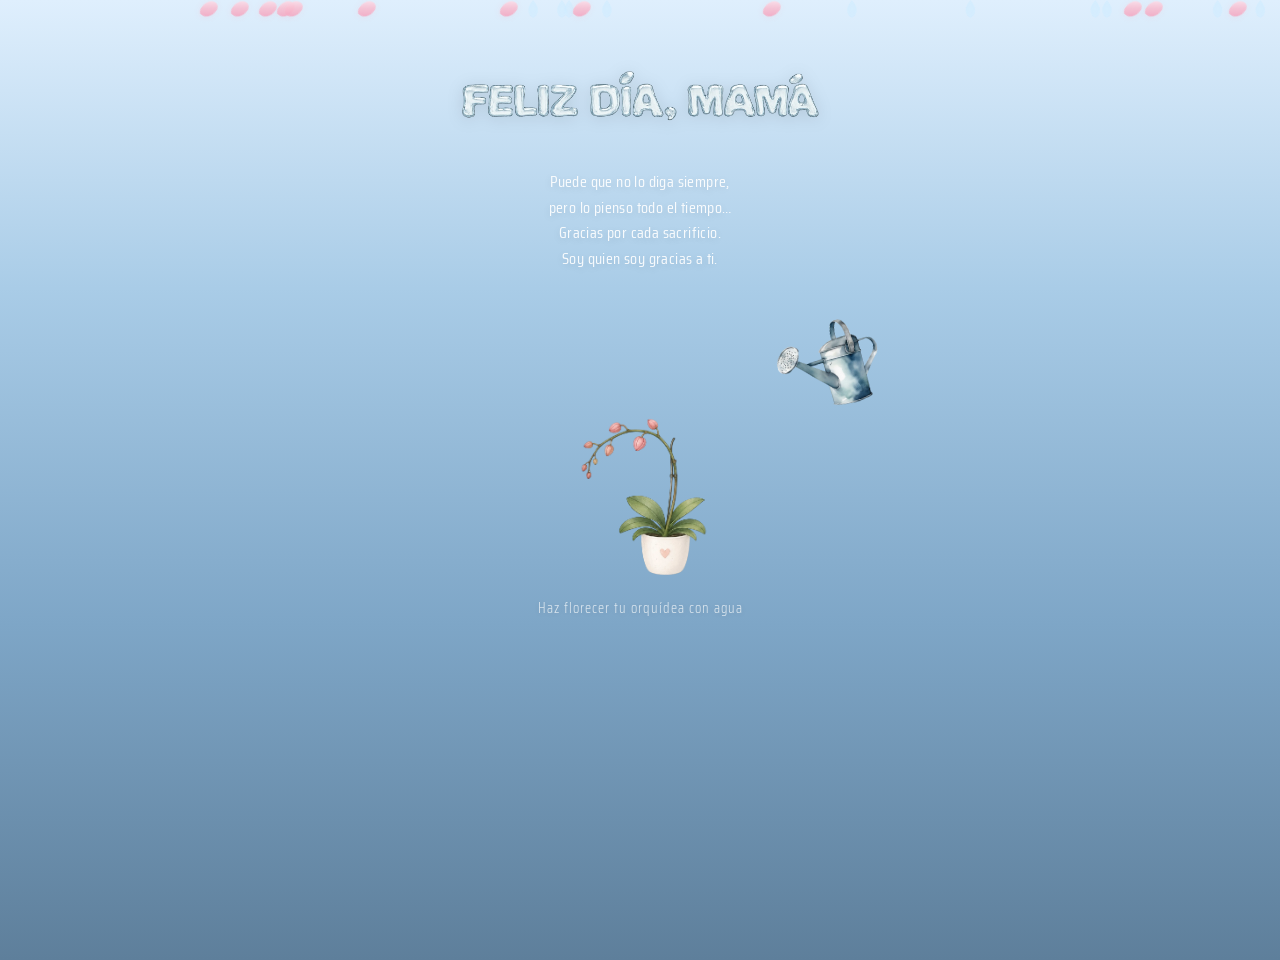
<file: index.html>
<!DOCTYPE html>
<html lang="es">
<head>
<meta charset="UTF-8">
<meta name="viewport" content="width=device-width, initial-scale=1.0">

<link href="https://fonts.googleapis.com/css2?family=Saira+Condensed:wght@300;400;500&display=swap" rel="stylesheet">

<link rel="stylesheet" href="style.css">

<title>Para ti mamá</title>
</head>

<body>

<div class="page" id="page">

<div class="decor-container"></div>

<!-- 🌸 TÍTULO IMAGEN -->
<img src="assets/assets-titulo.png" class="main-title-img">

<!-- 💛 SUBTÍTULO -->
<p class="subtitle">
<br>Puede que no lo diga siempre,<br>
pero lo pienso todo el tiempo…<br>
Gracias por cada sacrificio.<br>
Soy quien soy gracias a ti.
</p>

<div class="scene">

<img src="assets/assets-orchid-closed.png" id="orchid">

<img src="assets/assets-orchid-open.png" id="orchidBloom">

<img src="assets/assets-watering-can.png" id="wateringCan" onclick="waterPlant()">

<div id="water"></div>

<div id="sparkles"></div>

</div>

<p class="blow-text">
Haz florecer tu orquídea con agua
</p>

</div>

<script src="script.js"></script>

</body>
</html>
</file>
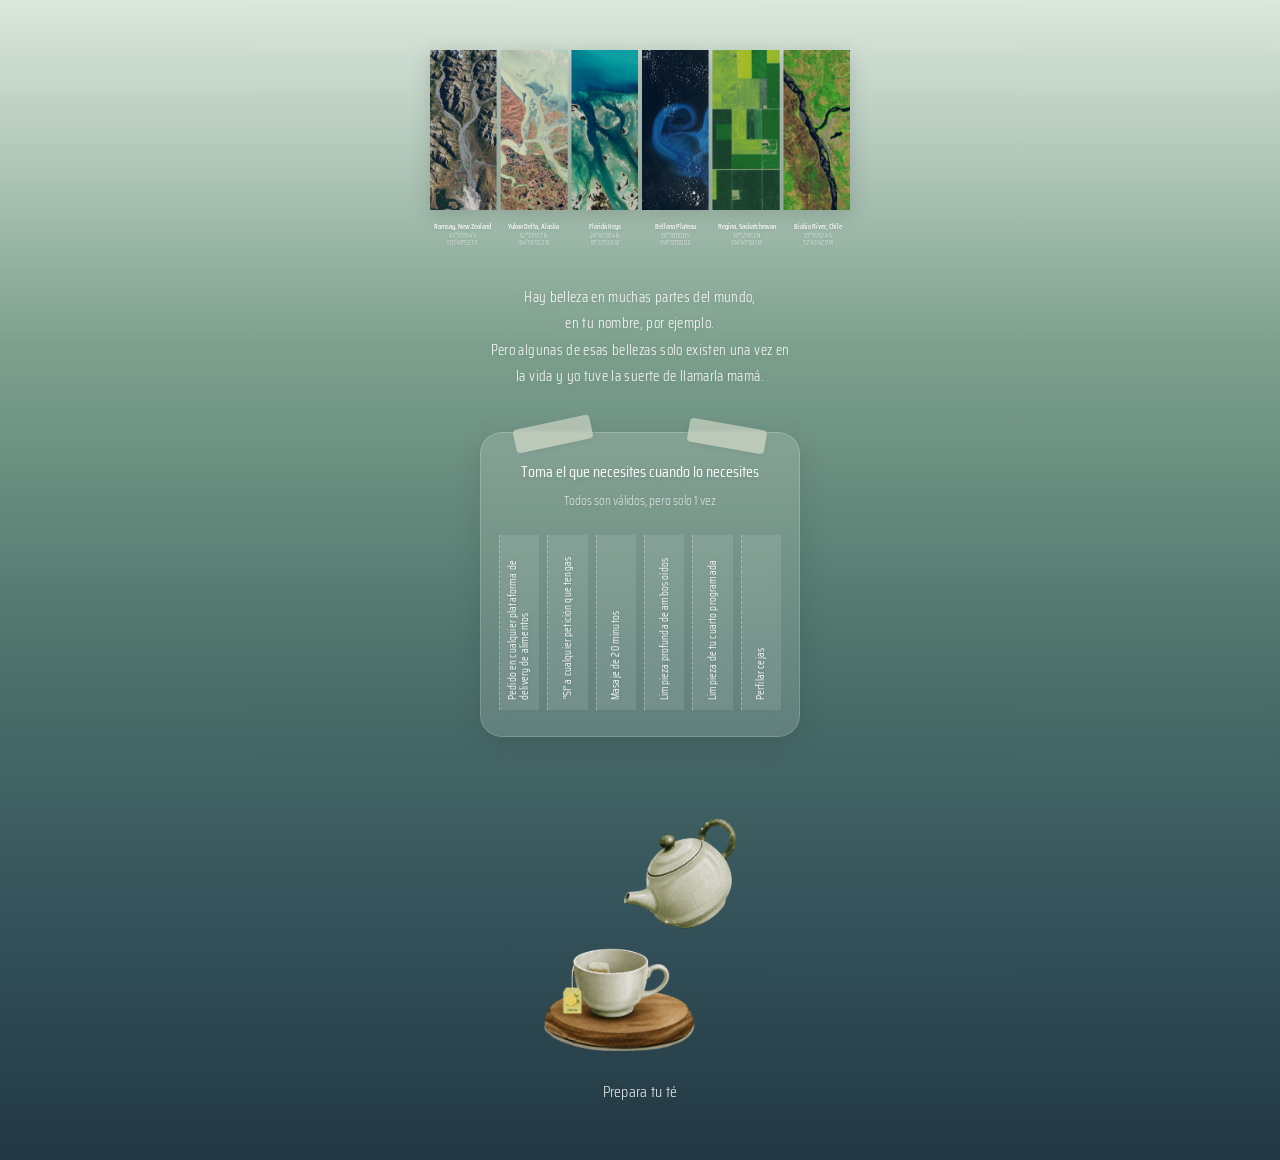
<file: page2.html>
<!DOCTYPE html>
<html lang="es">
<head>
<meta charset="UTF-8">
<meta name="viewport" content="width=device-width, initial-scale=1.0">

<link href="https://fonts.googleapis.com/css2?family=Saira+Condensed:wght@300;400;500&display=swap" rel="stylesheet">

<link rel="stylesheet" href="style2.css">

<title>Para ti mamá</title>
</head>

<body>

<div class="page page2">

<!-- ✨ DECORACIÓN -->
<div class="decor-container"></div>

<!-- 🌿 IMAGEN -->
<img src="assets/assets-titulo2.png" class="title-img">

<!-- 🌍 COORDENADAS -->

<div class="coords-row">

<div class="coord-item">
<p class="place">Ramsay, New Zealand</p>
<p class="coord">
43°31'19.4 S<br>
170°49'53.7 E
</p>
</div>

<div class="coord-item">
<p class="place">Yukon Delta, Alaska</p>
<p class="coord">
62°33'17.7 N<br>
164°56'10.3 W
</p>
</div>

<div class="coord-item">
<p class="place">Florida Keys</p>
<p class="coord">
24°45'30.4 N<br>
81°31'53.6 W
</p>
</div>

<div class="coord-item">
<p class="place">Bellona Plateau</p>
<p class="coord">
20°30'00.0 S<br>
158°30'00.0 E
</p>
</div>

<div class="coord-item">
<p class="place">Regina, Saskatchewan</p>
<p class="coord">
50°12'41.3 N<br>
104°43'38.1 W
</p>
</div>

<div class="coord-item">
<p class="place">Bíobío River, Chile</p>
<p class="coord">
37°16'02.4 S<br>
72°43'42.9 W
</p>
</div>

</div>

<!-- 🌸 FRASE -->

<p class="message">
Hay belleza en muchas partes del mundo,<br>
en tu nombre, por ejemplo.<br>
Pero algunas de esas bellezas solo existen una vez en la vida y yo tuve la suerte de llamarla mamá.
</p>

<!-- 💌 TAKE ONE -->

<div class="takeone-wrapper">

<div class="tape tape-left"></div>
<div class="tape tape-right"></div>

<div class="takeone-paper">

<p class="take-title">
Toma el que necesites cuando lo necesites
</p>

<p class="take-subtitle">
Todos son válidos, pero solo 1 vez
</p>

<div class="tickets">

<div class="ticket">
<span>Pedido en cualquier plataforma de delivery de alimentos</span>
</div>

<div class="ticket">
<span>“SI” a cualquier petición que tengas</span>
</div>

<div class="ticket">
<span>Masaje de 20 minutos</span>
</div>

<div class="ticket">
<span>Limpieza profunda de ambos oídos</span>
</div>

<div class="ticket">
<span>Limpieza de tu cuarto programada</span>
</div>

<div class="ticket">
<span>Perfilar cejas</span>
</div>

</div>

</div>

</div>

<!-- 🍵 TE -->

<div class="tea-section">

<div class="tea-scene">

<div class="tea-water"></div>

<!-- ☁️ VAPOR -->
<div class="steam steam1"></div>
<div class="steam steam2"></div>
<div class="steam steam3"></div>

<img src="assets/assets-tea-empty.png"
id="teaEmpty">

<img src="assets/assets-tea-full.png"
id="teaFull">

</div>

<p class="tea-text">
Prepara tu té
</p>

</div>

<!-- 💌 MODAL -->

<div class="modal-overlay" id="modalOverlay">

<div class="modal-box">

<p class="modal-title">
¿Deseas redimir este regalo?
</p>

<p class="modal-ticket" id="modalTicket">
Masaje de 20 minutos
</p>

<div class="modal-buttons">

<button class="modal-btn cancel-btn" id="cancelBtn">
Cancelar
</button>

<button class="modal-btn redeem-btn" id="redeemBtn">
Redimir
</button>

</div>

</div>

</div>

<script src="script2.js"></script>

</body>
</html>
</file>
<file: style.css>
body{
margin:0;
font-family:'Saira Condensed',sans-serif;

background:
linear-gradient(
to top,
#5e7f9b 0%,
#7ea6c7 35%,
#a9cce7 70%,
#dfeffd 100%
);

overflow:hidden;
}

.page{
height:100vh;
display:flex;
flex-direction:column;
align-items:center;
text-align:center;
padding-top:60px;
position:relative;
}

/* 🌸 TÍTULO IMAGEN */

.main-title-img{
width:90%;
max-width:360px;
display:block;
margin:0 auto;

filter:
drop-shadow(0 2px 8px rgba(0,0,0,0.10));
}

/* 💛 SUBTÍTULO */

.subtitle{
font-family:'Saira Condensed',sans-serif;

color:
rgba(255,255,255,0.92);

margin:10px 20px;

line-height:1.6;
letter-spacing:0.4px;

text-shadow:
0 2px 8px rgba(0,0,0,0.12);

opacity:0;
transform:translateY(10px);
animation:fadeUp 1.2s ease forwards;
animation-delay:0.4s;
}

/* ✨ TEXTO FINAL */

.blow-text{
font-family:'Saira Condensed',sans-serif;

margin-top:10px;

color:
rgba(255,255,255,0.72);

font-size:0.9rem;
font-weight:300;

letter-spacing:1px;

text-shadow:
0 1px 6px rgba(0,0,0,0.10);
}

/* 🌸 DECORACIÓN */

.decor-container{
position:absolute;
top:0;
left:0;
width:100%;
height:100%;
pointer-events:none;
z-index:-1;
overflow:hidden;
}

/* 💧 GOTAS REALES */

.drop{
position:absolute;

width:12px;
height:18px;

background:
rgba(208,236,255,0.68);

clip-path:
polygon(
50% 0%,
72% 20%,
88% 42%,
90% 65%,
76% 88%,
50% 100%,
24% 88%,
10% 65%,
12% 42%,
28% 20%
);

opacity:0.82;

animation:dropFloat linear infinite;

filter:
blur(0.15px)
drop-shadow(0 0 5px rgba(210,235,255,0.55));
}

/* 🌸 PÉTALOS */

.petal{
position:absolute;

width:14px;
height:18px;

background:
linear-gradient(
145deg,
#ffe8f1 0%,
#f8bfd1 45%,
#f19bb9 100%
);

border-radius:
65% 35% 70% 30%;

transform:
rotate(35deg);

opacity:0.88;

animation:petalFloat linear infinite;

filter:
drop-shadow(0 1px 3px rgba(255,182,193,0.22));
}

/* 💧 MOVIMIENTO GOTAS */

@keyframes dropFloat{

0%{
transform:
translateY(-120px)
translateX(0)
scale(0.8);

opacity:0;
}

10%{
opacity:0.82;
}

25%{
transform:
translateY(20vh)
translateX(10px)
scale(1);
}

50%{
transform:
translateY(50vh)
translateX(-8px)
scale(1.05);
}

75%{
transform:
translateY(80vh)
translateX(12px)
scale(0.95);
}

100%{
transform:
translateY(115vh)
translateX(-10px)
scale(0.85);

opacity:0;
}
}

/* 🌸 MOVIMIENTO PÉTALOS */

@keyframes petalFloat{

0%{
transform:
translateY(-120px)
translateX(0)
rotate(15deg);
}

20%{
transform:
translateY(20vh)
translateX(14px)
rotate(40deg);
}

40%{
transform:
translateY(45vh)
translateX(-10px)
rotate(80deg);
}

60%{
transform:
translateY(70vh)
translateX(16px)
rotate(130deg);
}

80%{
transform:
translateY(95vh)
translateX(-8px)
rotate(170deg);
}

100%{
transform:
translateY(115vh)
translateX(12px)
rotate(220deg);
}
}

/* 🌷 ESCENA */

.scene{
position:relative;
width:100%;
height:300px;
margin-top:5px;
}

/* 🌷 ORQUÍDEA */

#orchid,
#orchidBloom{
position:absolute;
left:50%;
transform:translateX(-50%);
bottom:0;
width:180px;
transition:opacity .8s ease;
}

#orchidBloom{
opacity:0;
}

/* 🪴 REGADERA */

#wateringCan{
position:absolute;
top:0;
left:65%;
transform:translateX(-50%) rotate(-15deg);
width:110px;
cursor:pointer;
transition:transform .3s ease;
}

#wateringCan:active{
transform:translateX(-50%) rotate(-15deg) scale(0.95);
}

/* 💧 AGUA */

#water{
position:absolute;
top:85px;
left:54%;
transform:translateX(-50%);
width:4px;
height:0;
background:rgba(210,235,255,0.8);
border-radius:2px;
opacity:0;
}

.water-flow{
animation:waterDrop 1.2s forwards;
}

@keyframes waterDrop{
0%{
height:0;
opacity:1;
}

100%{
height:150px;
opacity:0.35;
}
}

/* ✨ DESTELLOS */

#sparkles{
position:absolute;
left:50%;
bottom:80px;
transform:translateX(-50%);
width:180px;
height:180px;
pointer-events:none;
opacity:0;
}

.sparkle{
position:absolute;
width:2px;
height:18px;

background:
linear-gradient(
to bottom,
transparent,
#ffffff,
transparent
);

opacity:0;

animation:sparkleAnim 2s ease forwards;

filter:
drop-shadow(0 0 5px rgba(255,255,255,0.85));
}

.sparkle::after{
content:"";

position:absolute;
left:50%;
top:50%;

transform:
translate(-50%,-50%)
rotate(90deg);

width:2px;
height:18px;

background:
linear-gradient(
to bottom,
transparent,
#ffffff,
transparent
);
}

@keyframes sparkleAnim{

0%{
opacity:0;
transform:scale(0.5);
}

50%{
opacity:1;
transform:scale(1.2);
}

100%{
opacity:0;
transform:scale(0.6);
}
}

/* ✨ APARICIÓN */

@keyframes fadeUp{
to{
opacity:1;
transform:translateY(0);
}
}
</file>
<file: style2.css>
body{
margin:0;
font-family:'Saira Condensed',sans-serif;

overflow-x:hidden;
overflow-y:auto;
}

/* 🌿 FONDO */

.page2{
min-height:100vh;

display:flex;
flex-direction:column;
align-items:center;
text-align:center;

padding:
50px 0 10px;

position:relative;

background:linear-gradient(
to top,
#223843 0%,
#35535b 22%,
#4f756d 45%,
#7da08e 70%,
#dce7dd 100%
);
}

/* 🌿 IMAGEN */

.title-img{
width:90%;
max-width:420px;

opacity:0;
transform:translateY(10px);

animation:fadeUp 1.2s ease forwards;

filter:
drop-shadow(0 4px 10px rgba(0,0,0,0.15));
}

/* 🌍 COORDENADAS */

.coords-row{
width:90%;
max-width:420px;

display:grid;
grid-template-columns:repeat(6,1fr);

margin-top:12px;
gap:6px;

opacity:0;
transform:translateY(10px);

animation:fadeUp 1.2s ease forwards;
animation-delay:0.3s;
}

.coord-item{
text-align:center;
}

/* 📍 UBICACIÓN */

.place{
font-family:'Saira Condensed',sans-serif;

font-size:0.48rem;
font-weight:500;
line-height:1.15;

color:rgba(255,255,255,0.94);

margin:0 0 2px 0;

text-shadow:
0 1px 4px rgba(0,0,0,0.20);
}

/* 🌎 COORDENADAS */

.coord{
font-family:'Saira Condensed',sans-serif;

font-size:0.40rem;
font-weight:300;
line-height:1.15;

color:rgba(255,255,255,0.72);

margin:0;

text-shadow:
0 1px 3px rgba(0,0,0,0.18);
}

/* 🌸 FRASE */

.message{
font-family:'Saira Condensed',sans-serif;

font-size:0.92rem;
font-weight:300;

line-height:1.8;
letter-spacing:0.35px;

color:#f8f8f5;

max-width:300px;

margin:36px 34px 0;

text-shadow:
0 2px 10px rgba(0,0,0,0.20);

opacity:0;
transform:translateY(10px);

animation:fadeUp 1.2s ease forwards;
animation-delay:0.5s;
}

/* 🌿 DECORACIÓN */

.decor-container{
position:fixed;
top:0;
left:0;
width:100%;
height:100%;
pointer-events:none;
z-index:0;
overflow:hidden;
}

/* ✨ BRILLOS */

.sparkle-fall{
position:absolute;

top:-120px;

width:2px;
height:18px;

background:
linear-gradient(
to bottom,
transparent,
rgba(255,255,255,1),
transparent
);

opacity:0.9;

animation:sparkleFloat linear infinite;

filter:
drop-shadow(0 0 8px rgba(255,255,255,0.95));
}

.sparkle-fall::after{
content:"";

position:absolute;
left:50%;
top:50%;

transform:
translate(-50%,-50%)
rotate(90deg);

width:2px;
height:18px;

background:
linear-gradient(
to bottom,
transparent,
rgba(255,255,255,1),
transparent
);
}

/* 🍃 HOJAS */

.leaf{
position:absolute;

top:-140px;

width:14px;
height:20px;

background:
linear-gradient(
135deg,
#e4f7dd 0%,
#9dc79b 45%,
#5f8f6c 100%
);

border-radius:
0% 100% 0% 100%;

opacity:0.8;

animation:leafFloat linear infinite;

filter:
drop-shadow(0 1px 2px rgba(0,0,0,0.10));
}

.leaf::after{
content:"";

position:absolute;

width:1.5px;
height:16px;

background:
rgba(255,255,255,0.35);

left:50%;
top:2px;

transform:
translateX(-50%)
rotate(-45deg);

border-radius:2px;
}

/* 💌 TAKE ONE */

.takeone-wrapper{
position:relative;

margin-top:42px;

width:320px;

display:flex;
justify-content:center;
align-items:center;

opacity:0;
transform:translateY(10px);

animation:fadeUp 1.2s ease forwards;
animation-delay:0.8s;

z-index:2;
}

/* 📄 PAPEL */

.takeone-paper{
position:relative;

width:100%;

padding:
28px 18px 26px;

border-radius:22px;

background:
rgba(248,245,236,0.16);

backdrop-filter:blur(10px);

border:
1px solid rgba(255,255,255,0.18);

box-shadow:
0 8px 30px rgba(0,0,0,0.10);

overflow:hidden;

font-family:'Saira Condensed',sans-serif;
}

/* 🩹 TAPE */

.tape{
position:absolute;

width:78px;
height:24px;

background:
rgba(255,248,230,0.45);

backdrop-filter:blur(2px);

border-radius:4px;

box-shadow:
0 2px 6px rgba(0,0,0,0.06);

z-index:2;
}

.tape-left{
top:-10px;
left:34px;

transform:
rotate(-12deg);
}

.tape-right{
top:-8px;
right:34px;

transform:
rotate(10deg);
}

/* 💌 TÍTULO */

.take-title{
font-family:'Saira Condensed',sans-serif;

font-size:1rem;
font-weight:400;

line-height:1.4;

color:
rgba(255,255,255,0.95);

margin:0;

text-shadow:
0 2px 8px rgba(0,0,0,0.12);
}

/* ✨ SUB */

.take-subtitle{
font-family:'Saira Condensed',sans-serif;

font-size:0.82rem;
font-weight:300;

line-height:1.5;

color:
rgba(255,255,255,0.72);

margin:
8px 0 24px;

text-shadow:
0 1px 6px rgba(0,0,0,0.10);
}

/* 🎟️ TIRITAS */

.tickets{
display:flex;
justify-content:space-between;
gap:8px;
}

/* 🎟️ TICKET */

.ticket{
position:relative;

width:44px;
height:165px;

background:
rgba(255,255,255,0.10);

border-left:
1px dashed rgba(255,255,255,0.30);

display:flex;
justify-content:center;
align-items:flex-end;

padding-bottom:10px;

overflow:hidden;

transition:
transform .25s ease,
background .25s ease,
opacity .25s ease;
}

.ticket:hover{
transform:
translateY(-4px);

background:
rgba(255,255,255,0.16);
}

/* 📝 TEXTO */

.ticket span{
font-family:'Saira Condensed',sans-serif;

writing-mode:vertical-rl;
transform:rotate(180deg);

font-size:0.68rem;
font-weight:400;

line-height:1.12;
letter-spacing:0.15px;

color:
rgba(255,255,255,0.92);

text-shadow:
0 1px 4px rgba(0,0,0,0.12);
}

.ticket:first-child span{
text-align:left;
}

/* 💌 REDIMIDO */

.ticket.redeemed{

background:
rgba(170,190,175,0.22);

border-left:
1px dashed rgba(255,255,255,0.12);

opacity:0.55;
}

.ticket.redeemed span{

color:
rgba(255,255,255,0.45);

text-shadow:none;
}

/* 💌 MODAL */

.modal-overlay{
position:fixed;
inset:0;

background:
rgba(10,15,18,0.35);

backdrop-filter:blur(8px);

display:flex;
justify-content:center;
align-items:center;

opacity:0;
pointer-events:none;

transition:0.35s ease;

z-index:999;
}

.modal-overlay.show{
opacity:1;
pointer-events:auto;
}

.modal-box{
width:280px;

padding:
26px 22px;

border-radius:24px;

background:
rgba(248,245,236,0.14);

border:
1px solid rgba(255,255,255,0.18);

backdrop-filter:blur(16px);

box-shadow:
0 8px 30px rgba(0,0,0,0.18);

transform:
translateY(10px)
scale(0.95);

transition:0.35s ease;
}

.modal-overlay.show .modal-box{
transform:
translateY(0)
scale(1);
}

.modal-title{
font-size:1rem;
font-weight:400;

color:
rgba(255,255,255,0.92);

margin:0 0 12px;

text-shadow:
0 1px 5px rgba(0,0,0,0.15);
}

.modal-ticket{
font-size:1.05rem;
font-weight:300;

line-height:1.5;

color:
rgba(255,255,255,0.78);

margin:0 0 24px;
}

.modal-buttons{
display:flex;
justify-content:center;
gap:12px;
}

.modal-btn{
border:none;

padding:
10px 18px;

border-radius:14px;

font-family:'Saira Condensed',sans-serif;

font-size:0.9rem;

cursor:pointer;

transition:
0.25s ease;
}

.cancel-btn{
background:
rgba(255,255,255,0.10);

color:white;
}

.redeem-btn{

background:
rgba(88,150,210,0.38);

border:
1px solid rgba(190,225,255,0.30);

color:white;

backdrop-filter:blur(6px);

box-shadow:
0 3px 12px rgba(88,150,210,0.22);
}

.modal-btn:hover{
transform:translateY(-2px);
}

/* 🍵 TE */

.tea-section{

margin-top:38px;
margin-bottom:30px;

display:flex;
flex-direction:column;
align-items:center;

opacity:0;
transform:translateY(10px);

animation:fadeUp 1.2s ease forwards;
animation-delay:1s;
}

.tea-scene{
position:relative;

width:240px;
height:300px;

display:flex;
justify-content:center;
align-items:center;

cursor:pointer;
}

#teaEmpty,
#teaFull{

position:absolute;

width:100%;
max-width:240px;

transition:
opacity .9s ease,
transform 1s ease;
}

#teaEmpty{
opacity:1;
z-index:2;
}

#teaFull{
opacity:0;

transform:scale(0.98);

z-index:1;
}

.tea-scene.active #teaEmpty{
opacity:0;
transform:translateY(6px);
}

.tea-scene.active #teaFull{
opacity:1;
transform:scale(1);
}

/* 💦 AGUA */

.tea-water{
position:absolute;

top:119px;
right:130px;

width:6px;
height:80px;

border-radius:20px;

background:
linear-gradient(
to bottom,
rgba(220,245,255,0.98),
rgba(170,225,255,0.70),
transparent
);

filter:
blur(0.3px);

opacity:0;

z-index:5;

transform-origin:top center;

transform:
scaleY(0);
}

.tea-scene.pouring .tea-water{

animation:pourTea 1.5s ease forwards;
}

/* ☁️ VAPOR */

.steam{
position:absolute;

width:28px;
height:28px;

border-radius:50%;

background:
rgba(255,255,255,0.42);

filter:blur(11px);

opacity:0;

pointer-events:none;

z-index:20;
}

/* ☁️ MÁS HACIA LA IZQUIERDA */

.steam1{
top:146px;
left:98px;
}

.steam2{
top:142px;
left:110px;
}

.steam3{
top:148px;
left:122px;
}

/* ✨ SOLO UNA RONDA */

.tea-scene.steaming .steam1{
animation:steamFloat 3.8s ease forwards;
}

.tea-scene.steaming .steam2{
animation:steamFloat 3.8s ease forwards;
animation-delay:.45s;
}

.tea-scene.steaming .steam3{
animation:steamFloat 3.8s ease forwards;
animation-delay:.9s;
}

/* 🍵 TEXTO */

.tea-text{

font-family:'Saira Condensed',sans-serif;

font-size:1rem;
font-weight:300;

letter-spacing:0.3px;
line-height:1.6;

color:
rgba(255,255,255,0.88);

margin-top:4px;

text-shadow:
0 2px 8px rgba(0,0,0,0.15);
}

/* ✨ ANIMACIONES */

@keyframes sparkleFloat{

0%{
transform:
translateY(-120px)
translateX(0)
rotate(0deg)
scale(0.8);

opacity:0;
}

10%{
opacity:0.95;
}

25%{
transform:
translateY(20vh)
translateX(10px)
rotate(30deg)
scale(1);
}

50%{
transform:
translateY(50vh)
translateX(-8px)
rotate(-20deg)
scale(1.05);
}

75%{
transform:
translateY(80vh)
translateX(12px)
rotate(25deg)
scale(0.95);
}

100%{
transform:
translateY(115vh)
translateX(-10px)
rotate(-15deg)
scale(0.85);

opacity:0;
}
}

@keyframes leafFloat{

0%{
transform:
translateY(-140px)
translateX(0)
rotate(35deg);
}

20%{
transform:
translateY(20vh)
translateX(14px)
rotate(60deg);
}

40%{
transform:
translateY(45vh)
translateX(-10px)
rotate(40deg);
}

60%{
transform:
translateY(70vh)
translateX(16px)
rotate(70deg);
}

80%{
transform:
translateY(95vh)
translateX(-8px)
rotate(50deg);
}

100%{
transform:
translateY(115vh)
translateX(12px)
rotate(65deg);
}
}

@keyframes pourTea{

0%{
transform:scaleY(0);
opacity:0;
}

10%{
opacity:1;
}

40%{
transform:scaleY(1);
opacity:1;
}

80%{
transform:scaleY(1);
opacity:0.95;
}

100%{
transform:scaleY(0);
opacity:0;
}
}

@keyframes steamFloat{

0%{
transform:
translateY(0)
translateX(0)
scale(0.45);

opacity:0;
}

12%{
opacity:.82;
}

45%{
opacity:.58;
}

100%{
transform:
translateY(-58px)
translateX(-2px)
scale(1.7);

opacity:0;
}
}

@keyframes fadeUp{
to{
opacity:1;
transform:translateY(0);
}
}
</file>
